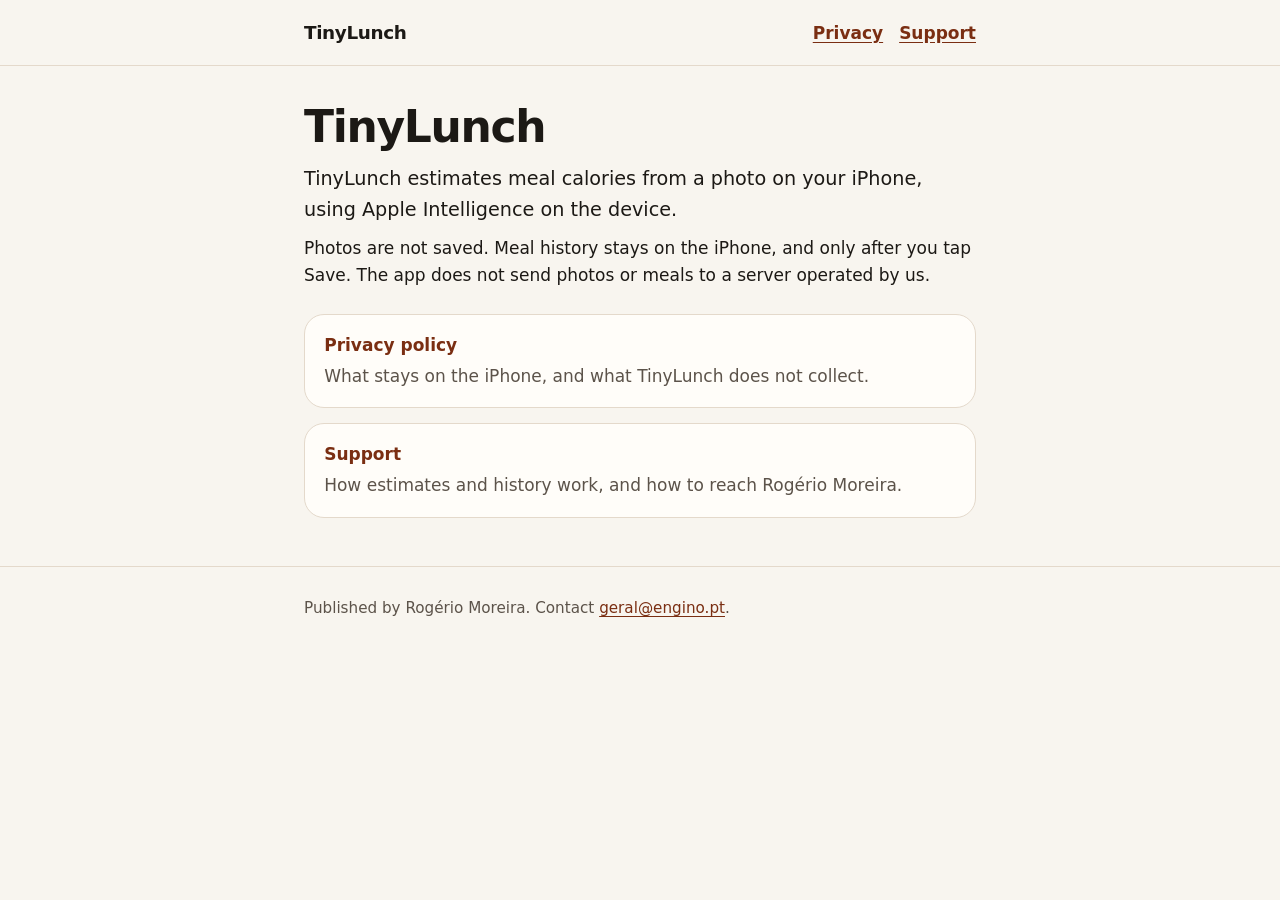
<file: site/index.html>
<!DOCTYPE html>
<html lang="en">
<head>
  <meta charset="utf-8">
  <meta name="viewport" content="width=device-width, initial-scale=1">
  <title>TinyLunch</title>
  <meta name="description" content="Privacy policy and support for TinyLunch, an iPhone app that estimates meal calories on the device with Apple Intelligence.">
  <link rel="stylesheet" href="styles.css">
</head>
<body>
  <a class="skip" href="#content">Skip to content</a>
  <header class="site">
    <div class="wrap">
      <a class="brand" href="./">TinyLunch</a>
      <nav aria-label="Site">
        <a href="privacy/">Privacy</a>
        <a href="support/">Support</a>
      </nav>
    </div>
  </header>
  <main id="content" class="wrap">
    <h1>TinyLunch</h1>
    <p class="lede">TinyLunch estimates meal calories from a photo on your iPhone, using Apple Intelligence on the device.</p>
    <p>Photos are not saved. Meal history stays on the iPhone, and only after you tap Save. The app does not send photos or meals to a server operated by us.</p>
    <div class="cards">
      <a class="card" href="privacy/">
        <strong>Privacy policy</strong>
        <span>What stays on the iPhone, and what TinyLunch does not collect.</span>
      </a>
      <a class="card" href="support/">
        <strong>Support</strong>
        <span>How estimates and history work, and how to reach Rogério Moreira.</span>
      </a>
    </div>
  </main>
  <footer class="site">
    <div class="wrap">
      <p>Published by Rogério Moreira. Contact <a href="mailto:geral@engino.pt">geral@engino.pt</a>.</p>
    </div>
  </footer>
</body>
</html>
</file>
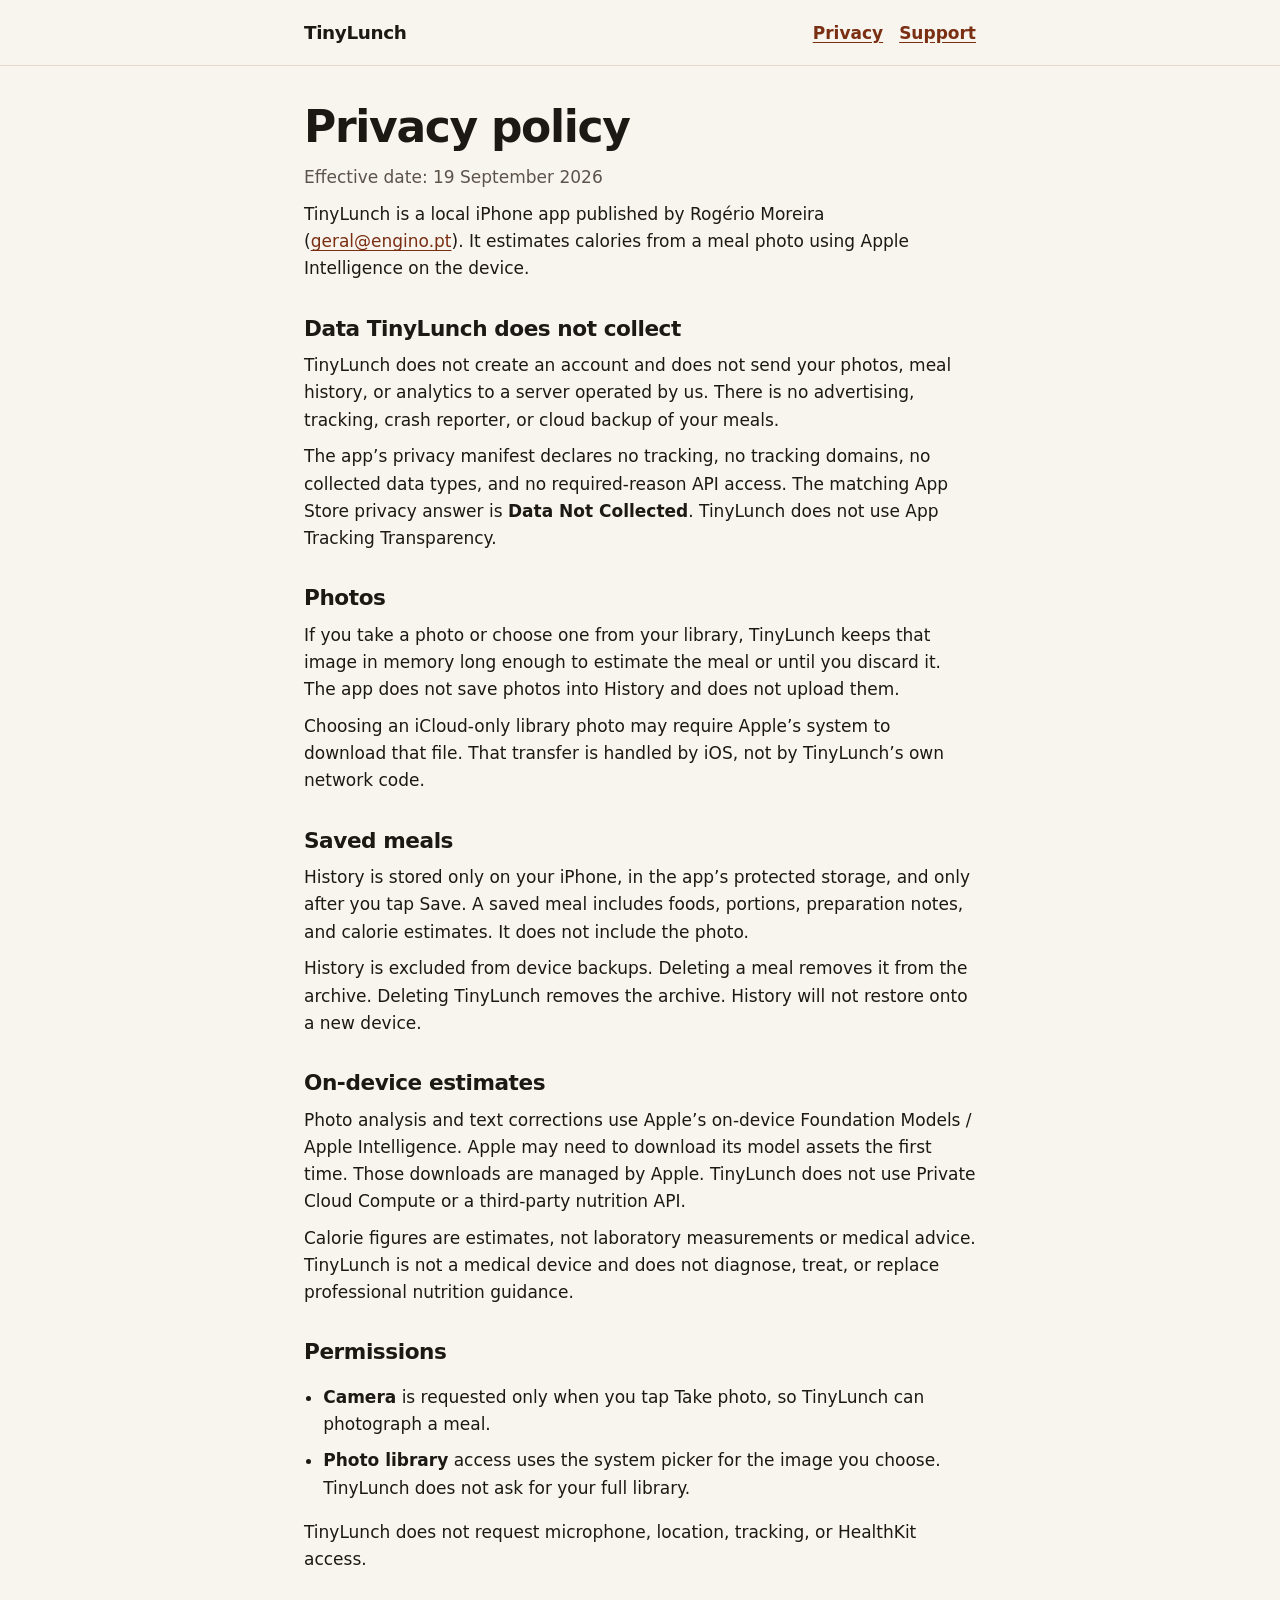
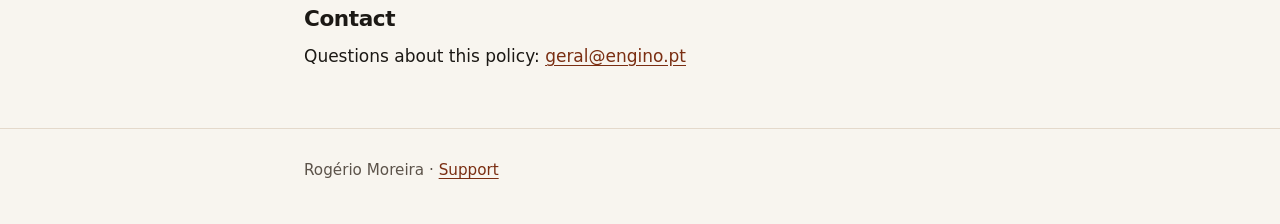
<file: site/privacy/index.html>
<!DOCTYPE html>
<html lang="en">
<head>
  <meta charset="utf-8">
  <meta name="viewport" content="width=device-width, initial-scale=1">
  <title>Privacy policy — TinyLunch</title>
  <meta name="description" content="TinyLunch privacy policy. On-device Apple Intelligence estimates, local meal history, and a privacy manifest that declares data not collected.">
  <link rel="stylesheet" href="../styles.css">
</head>
<body>
  <a class="skip" href="#content">Skip to content</a>
  <header class="site">
    <div class="wrap">
      <a class="brand" href="../">TinyLunch</a>
      <nav aria-label="Site">
        <a href="./" aria-current="page">Privacy</a>
        <a href="../support/">Support</a>
      </nav>
    </div>
  </header>
  <main id="content" class="wrap">
    <h1>Privacy policy</h1>
    <p class="meta">Effective date: 19 September 2026</p>
    <p>TinyLunch is a local iPhone app published by Rogério Moreira (<a href="mailto:geral@engino.pt">geral@engino.pt</a>). It estimates calories from a meal photo using Apple Intelligence on the device.</p>

    <h2>Data TinyLunch does not collect</h2>
    <p>TinyLunch does not create an account and does not send your photos, meal history, or analytics to a server operated by us. There is no advertising, tracking, crash reporter, or cloud backup of your meals.</p>
    <p>The app’s privacy manifest declares no tracking, no tracking domains, no collected data types, and no required-reason API access. The matching App Store privacy answer is <strong>Data Not Collected</strong>. TinyLunch does not use App Tracking Transparency.</p>

    <h2>Photos</h2>
    <p>If you take a photo or choose one from your library, TinyLunch keeps that image in memory long enough to estimate the meal or until you discard it. The app does not save photos into History and does not upload them.</p>
    <p>Choosing an iCloud-only library photo may require Apple’s system to download that file. That transfer is handled by iOS, not by TinyLunch’s own network code.</p>

    <h2>Saved meals</h2>
    <p>History is stored only on your iPhone, in the app’s protected storage, and only after you tap Save. A saved meal includes foods, portions, preparation notes, and calorie estimates. It does not include the photo.</p>
    <p>History is excluded from device backups. Deleting a meal removes it from the archive. Deleting TinyLunch removes the archive. History will not restore onto a new device.</p>

    <h2>On-device estimates</h2>
    <p>Photo analysis and text corrections use Apple’s on-device Foundation Models / Apple Intelligence. Apple may need to download its model assets the first time. Those downloads are managed by Apple. TinyLunch does not use Private Cloud Compute or a third-party nutrition API.</p>
    <p>Calorie figures are estimates, not laboratory measurements or medical advice. TinyLunch is not a medical device and does not diagnose, treat, or replace professional nutrition guidance.</p>

    <h2>Permissions</h2>
    <ul>
      <li><strong>Camera</strong> is requested only when you tap Take photo, so TinyLunch can photograph a meal.</li>
      <li><strong>Photo library</strong> access uses the system picker for the image you choose. TinyLunch does not ask for your full library.</li>
    </ul>
    <p>TinyLunch does not request microphone, location, tracking, or HealthKit access.</p>

    <h2>Contact</h2>
    <p>Questions about this policy: <a href="mailto:geral@engino.pt">geral@engino.pt</a></p>
  </main>
  <footer class="site">
    <div class="wrap">
      <p>Rogério Moreira · <a href="../support/">Support</a></p>
    </div>
  </footer>
</body>
</html>
</file>
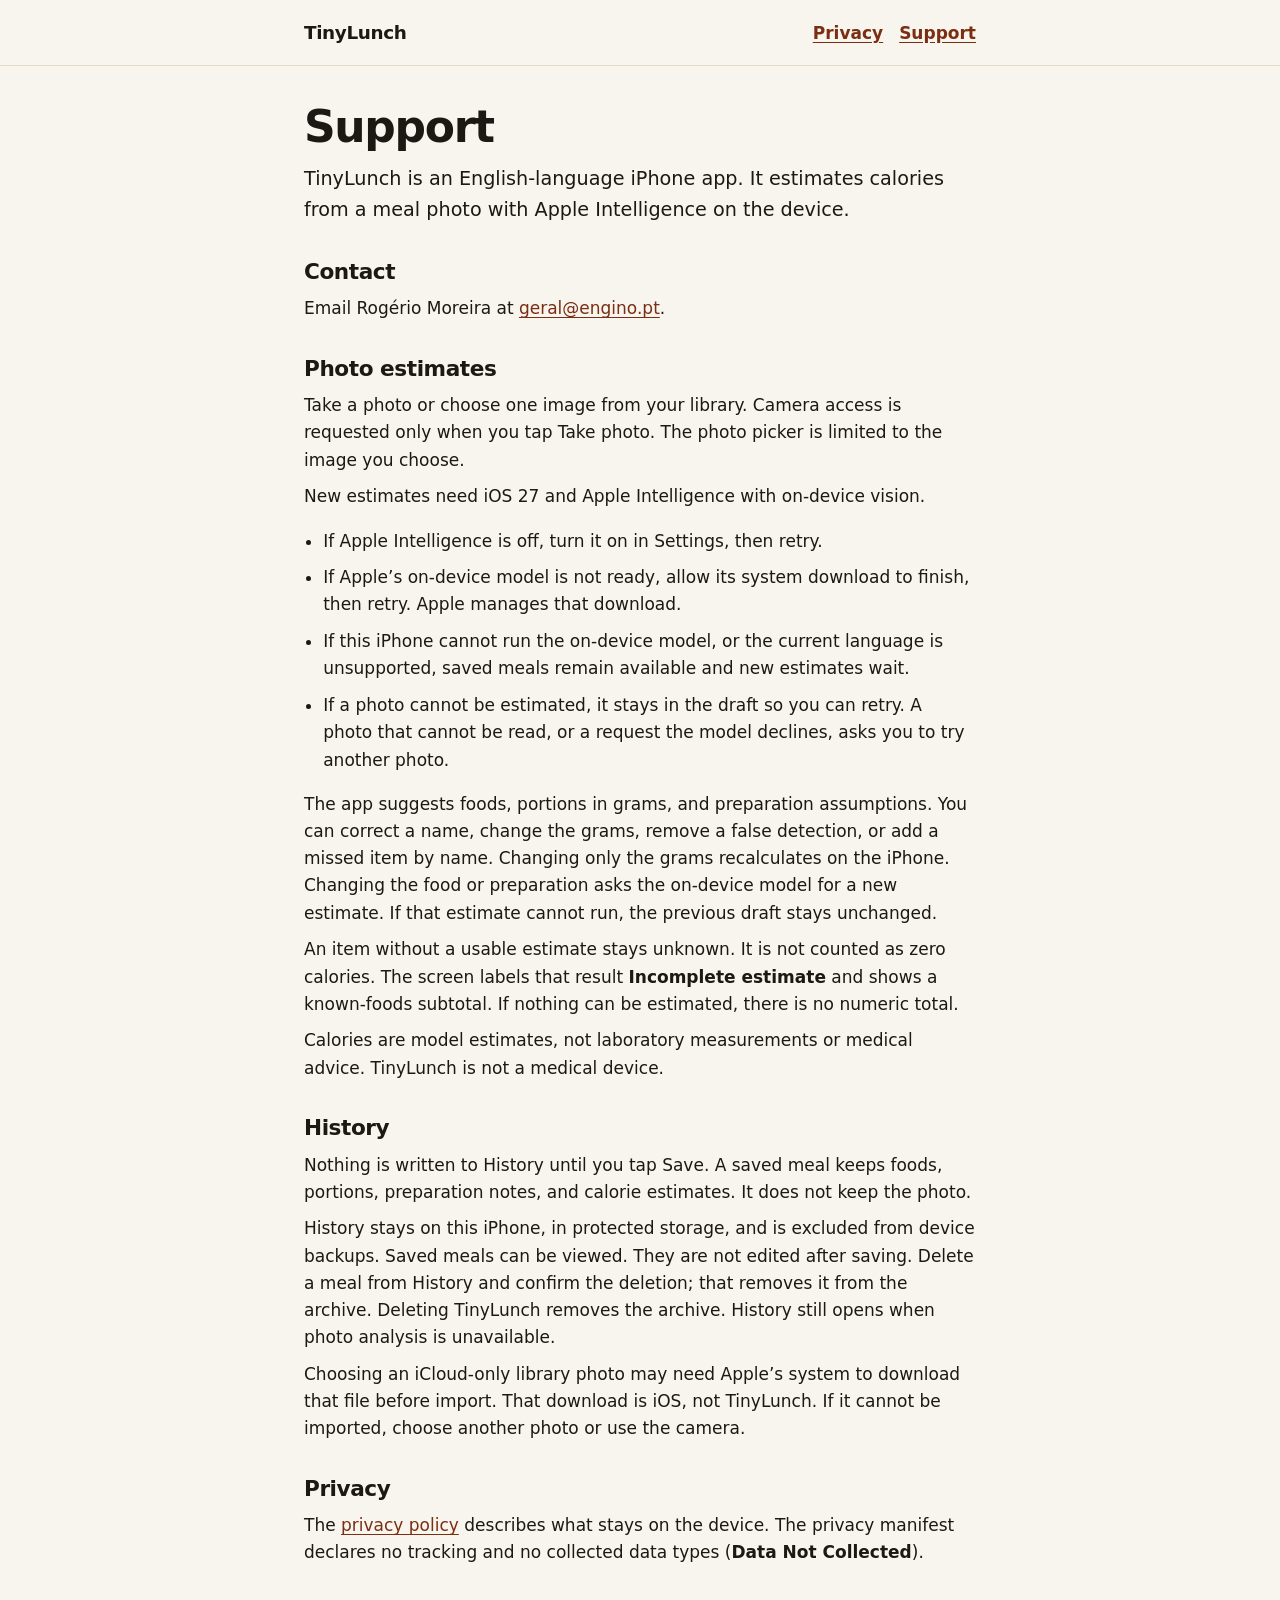
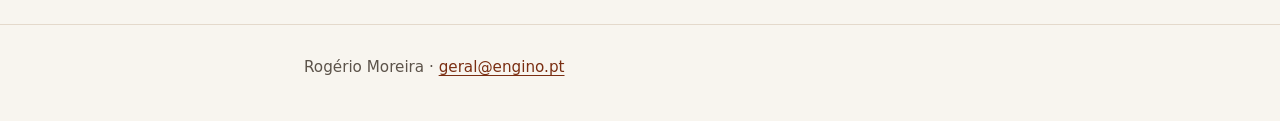
<file: site/support/index.html>
<!DOCTYPE html>
<html lang="en">
<head>
  <meta charset="utf-8">
  <meta name="viewport" content="width=device-width, initial-scale=1">
  <title>Support — TinyLunch</title>
  <meta name="description" content="Support for TinyLunch. Contact geral@engino.pt. On-device Apple Intelligence estimates and local meal history.">
  <link rel="stylesheet" href="../styles.css">
</head>
<body>
  <a class="skip" href="#content">Skip to content</a>
  <header class="site">
    <div class="wrap">
      <a class="brand" href="../">TinyLunch</a>
      <nav aria-label="Site">
        <a href="../privacy/">Privacy</a>
        <a href="./" aria-current="page">Support</a>
      </nav>
    </div>
  </header>
  <main id="content" class="wrap">
    <h1>Support</h1>
    <p class="lede">TinyLunch is an English-language iPhone app. It estimates calories from a meal photo with Apple Intelligence on the device.</p>

    <h2>Contact</h2>
    <p>Email Rogério Moreira at <a href="mailto:geral@engino.pt">geral@engino.pt</a>.</p>

    <h2>Photo estimates</h2>
    <p>Take a photo or choose one image from your library. Camera access is requested only when you tap Take photo. The photo picker is limited to the image you choose.</p>
    <p>New estimates need iOS 27 and Apple Intelligence with on-device vision.</p>
    <ul>
      <li>If Apple Intelligence is off, turn it on in Settings, then retry.</li>
      <li>If Apple’s on-device model is not ready, allow its system download to finish, then retry. Apple manages that download.</li>
      <li>If this iPhone cannot run the on-device model, or the current language is unsupported, saved meals remain available and new estimates wait.</li>
      <li>If a photo cannot be estimated, it stays in the draft so you can retry. A photo that cannot be read, or a request the model declines, asks you to try another photo.</li>
    </ul>
    <p>The app suggests foods, portions in grams, and preparation assumptions. You can correct a name, change the grams, remove a false detection, or add a missed item by name. Changing only the grams recalculates on the iPhone. Changing the food or preparation asks the on-device model for a new estimate. If that estimate cannot run, the previous draft stays unchanged.</p>
    <p>An item without a usable estimate stays unknown. It is not counted as zero calories. The screen labels that result <strong>Incomplete estimate</strong> and shows a known-foods subtotal. If nothing can be estimated, there is no numeric total.</p>
    <p>Calories are model estimates, not laboratory measurements or medical advice. TinyLunch is not a medical device.</p>

    <h2>History</h2>
    <p>Nothing is written to History until you tap Save. A saved meal keeps foods, portions, preparation notes, and calorie estimates. It does not keep the photo.</p>
    <p>History stays on this iPhone, in protected storage, and is excluded from device backups. Saved meals can be viewed. They are not edited after saving. Delete a meal from History and confirm the deletion; that removes it from the archive. Deleting TinyLunch removes the archive. History still opens when photo analysis is unavailable.</p>
    <p>Choosing an iCloud-only library photo may need Apple’s system to download that file before import. That download is iOS, not TinyLunch. If it cannot be imported, choose another photo or use the camera.</p>

    <h2>Privacy</h2>
    <p>The <a href="../privacy/">privacy policy</a> describes what stays on the device. The privacy manifest declares no tracking and no collected data types (<strong>Data Not Collected</strong>).</p>
  </main>
  <footer class="site">
    <div class="wrap">
      <p>Rogério Moreira · <a href="mailto:geral@engino.pt">geral@engino.pt</a></p>
    </div>
  </footer>
</body>
</html>
</file>
<file: site/styles.css>
:root {
  color-scheme: light dark;
  --paper: #f8f5ef;
  --ink: #1c1915;
  --muted: #5c534a;
  --line: #e4d9cb;
  --card: #fffdf9;
  --accent: #7a2e12;
  --accent-soft: #f3e4d8;
  --focus: #1c1915;
}

@media (prefers-color-scheme: dark) {
  :root {
    --paper: #141512;
    --ink: #f4efe6;
    --muted: #c4b8a8;
    --line: #3a342c;
    --card: #211f1b;
    --accent: #ffad7a;
    --accent-soft: #3a2a20;
    --focus: #ffad7a;
  }
}

* { box-sizing: border-box; }

html { scroll-behavior: smooth; }

body {
  margin: 0;
  background: var(--paper);
  color: var(--ink);
  font-family: ui-rounded, "Segoe UI", system-ui, sans-serif;
  font-size: 1.0625rem;
  line-height: 1.6;
}

a {
  color: var(--accent);
  text-underline-offset: 0.18em;
}

a:hover { text-decoration-thickness: 2px; }

a:focus-visible,
.skip:focus {
  outline: 3px solid var(--focus);
  outline-offset: 3px;
}

.skip {
  position: absolute;
  left: 1rem;
  top: 0.5rem;
  transform: translateY(-150%);
  background: var(--card);
  color: var(--ink);
  padding: 0.5rem 0.8rem;
  border-radius: 0.5rem;
}

.skip:focus { transform: none; }

.wrap {
  width: min(42rem, calc(100% - 2rem));
  margin: 0 auto;
}

header.site {
  border-bottom: 1px solid var(--line);
}

header.site .wrap {
  display: flex;
  flex-wrap: wrap;
  align-items: baseline;
  justify-content: space-between;
  gap: 0.75rem 1.5rem;
  padding: 1.1rem 0;
}

.brand {
  font-weight: 700;
  font-size: 1.15rem;
  letter-spacing: -0.02em;
  color: var(--ink);
  text-decoration: none;
}

nav {
  display: flex;
  gap: 1rem;
}

nav a { font-weight: 600; }

main { padding: 2.25rem 0 3rem; }

h1 {
  font-size: clamp(2rem, 5vw, 2.75rem);
  line-height: 1.15;
  letter-spacing: -0.03em;
  margin: 0 0 0.75rem;
}

h2 {
  font-size: 1.35rem;
  line-height: 1.3;
  letter-spacing: -0.02em;
  margin: 2rem 0 0.5rem;
}

p, li { margin: 0.6rem 0; }

.lede { font-size: 1.2rem; }

.meta { color: var(--muted); }

ul { padding-left: 1.2rem; }

.cards {
  display: grid;
  gap: 0.9rem;
  margin-top: 1.5rem;
}

.card {
  display: block;
  background: var(--card);
  border: 1px solid var(--line);
  border-radius: 1.25rem;
  padding: 1.1rem 1.2rem;
  color: inherit;
  text-decoration: none;
}

.card strong { color: var(--accent); }

.card span { display: block; color: var(--muted); margin-top: 0.2rem; }

footer.site {
  border-top: 1px solid var(--line);
  color: var(--muted);
  padding: 1.25rem 0 2rem;
  font-size: 0.95rem;
}
</file>
